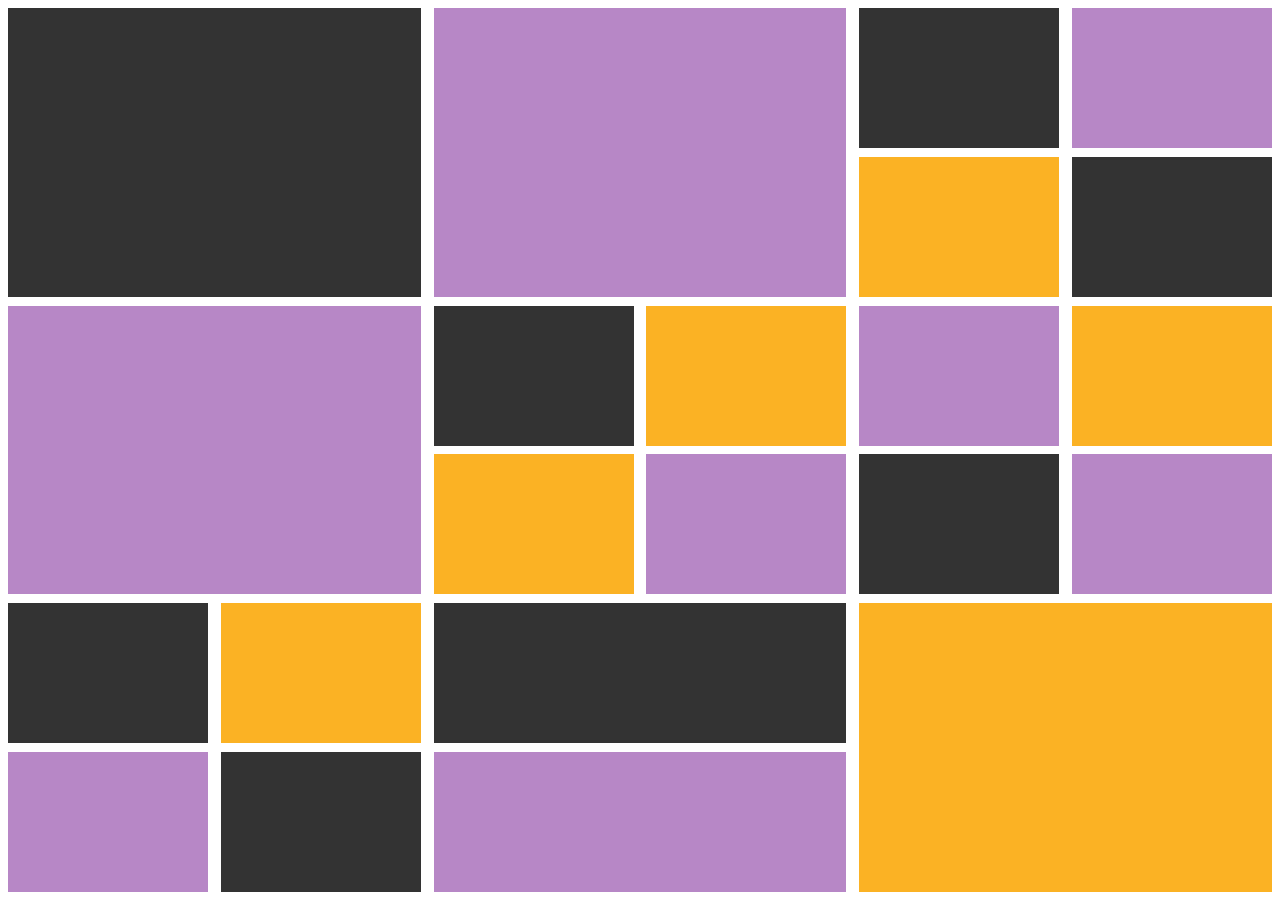
<file: lgarcia/index.html>
<html>
<style>
	.yellow {
		background-color: #FBB224;
	}
	.violet {
		background-color: #B787C6;
	}
	.grey {
		background-color: #333333;
	}
	.container {
		display: grid;
		border: 1px solid black;
		grid-template-columns: 1fr 1fr 1fr 1fr 1fr 1fr;
		grid-gap: 1%;
		border: none;
		height: 100%;
		grid-template-areas: 
			"square_one square_one square_two square_two square_three square_four"
			"square_one square_one square_two square_two square_five square_six"
			"square_seven square_seven square_eight square_nine square_ten square_eleven"
			"square_seven square_seven square_twelve square_thirteen square_fourteen square_fifteen"
			"square_sixteen square_seventeen square_eighteen square_eighteen square_nineteen square_nineteen"
			"square_twenty square_twenty_one square_twenty_two square_twenty_two square_nineteen square_nineteen"
	}
	.square_one {
		 grid-area: square_one;
	}
	.square_two {
		 grid-area: square_two;
	}
	.square_three {
		 grid-area: square_three;
	}
	.square_four {
		 grid-area: square_four;
	}
	.square_five {
		 grid-area: square_five;
	}
	.square_six {
		 grid-area: square_six;
	}
	.square_seven {
		 grid-area: square_seven;
	}
	.square_eight {
		 grid-area: square_eight;
	}
	.square_nine {
		 grid-area: square_nine;
	}
	.square_ten {
		 grid-area: square_ten;
	}
	.square_eleven {
		 grid-area: square_eleven;
	}
	.square_twelve {
		 grid-area: square_twelve;
	}
	.square_thirteen {
		 grid-area: square_thirteen;
	}
	.square_fourteen {
		 grid-area: square_fourteen;
	}
	.square_fifteen {
		 grid-area: square_fifteen;
	}
	.square_sixteen {
		 grid-area: square_sixteen;
	}
	.square_seventeen {
		 grid-area: square_seventeen;
	}
	.square_eighteen {
		 grid-area: square_eighteen;
	}
	.square_nineteen {
		 grid-area: square_nineteen;
	}
	.square_twenty {
		 grid-area: square_twenty;
	}
	.square_twenty_one {
		 grid-area: square_twenty_one;
	}
	.square_twenty_two {
		 grid-area: square_twenty_two;
	}
</style>
<body>
	<div class="container">
		<div class="square_one grey"></div>
		<div class="square_two violet"></div>
		<div class="square_three grey"></div>
		<div class="square_four violet"></div>
		<div class="square_five yellow"></div>
		<div class="square_six grey"></div>
		<div class="square_seven violet"></div>
		<div class="square_eight grey"></div>
		<div class="square_nine yellow"></div>
		<div class="square_ten violet"></div>
		<div class="square_eleven yellow"></div>
		<div class="square_twelve yellow"></div>
		<div class="square_thirteen violet"></div>
		<div class="square_fourteen grey"></div>
		<div class="square_fifteen violet"></div>
		<div class="square_sixteen grey"></div>
		<div class="square_seventeen yellow"></div>
		<div class="square_eighteen grey"></div>
		<div class="square_nineteen yellow"></div>
		<div class="square_twenty violet"></div>
		<div class="square_twenty_one grey"></div>
		<div class="square_twenty_two violet"></div>
	</div>
<body>
</html>
</file>
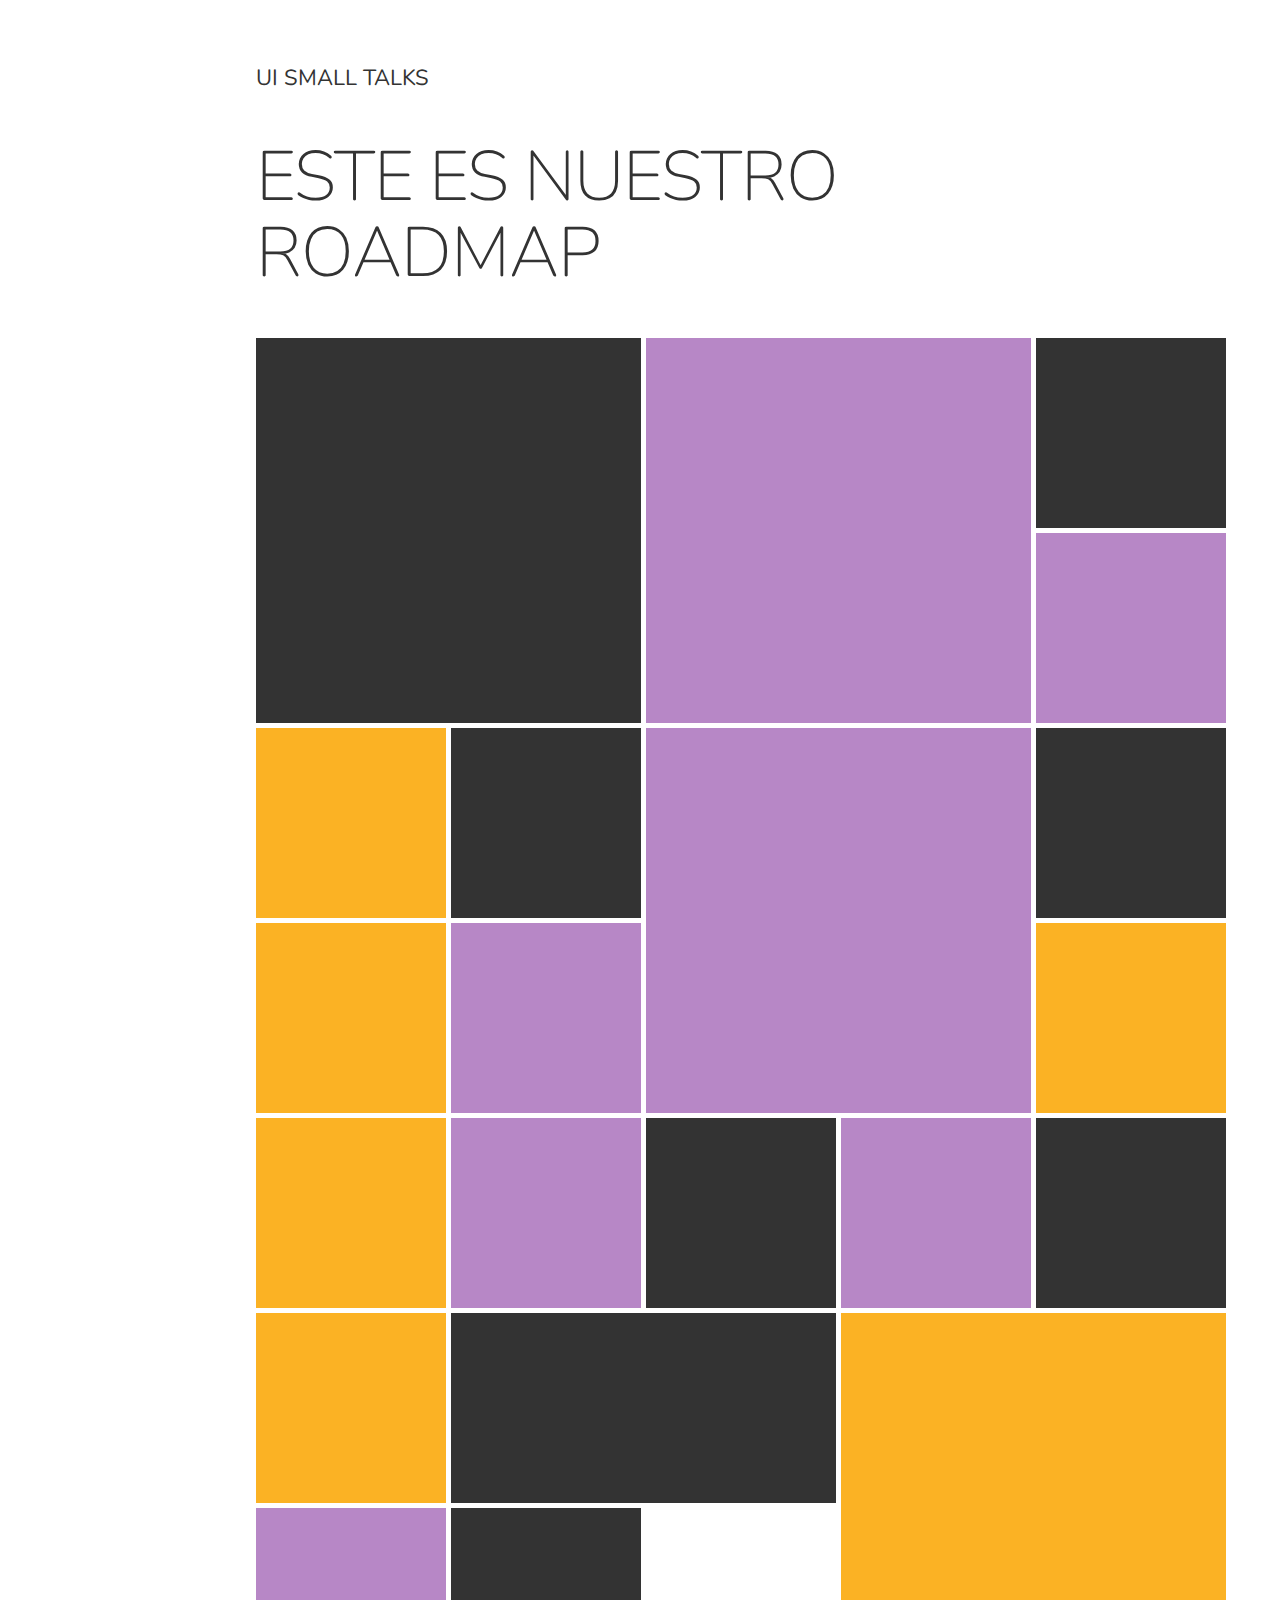
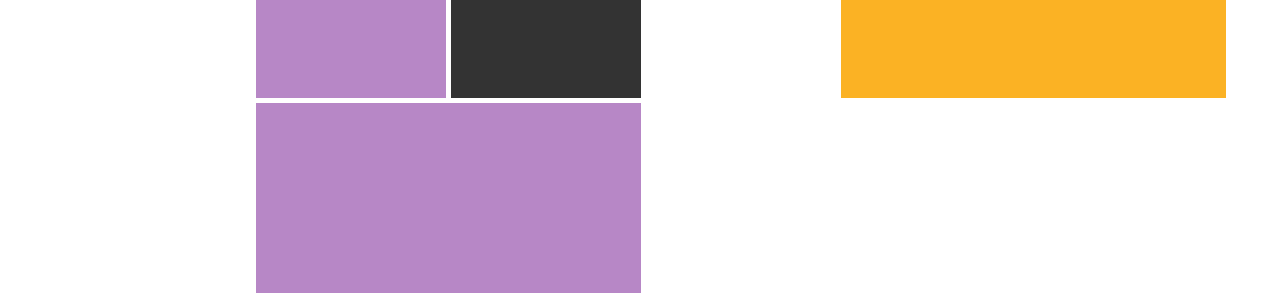
<file: flexvsgrid/lgarcia/index.html>
<html>
<head>
	<link href="https://fonts.googleapis.com/css?family=Nunito:200,300,400,700" rel="stylesheet">
	<style>
		.yellow {
			background-color: #FBB224;
		}
		.violet {
			background-color: #B787C6;
		}
		.grey {
			background-color: #333333;
		}
		.container {
			display: grid;
			border: 1px solid black;
			grid-template-columns: repeat(auto-fit, 190px);
			grid-auto-rows: 190px;
			grid-gap: 5px;
			border: none;
			box-sizing: border-box;
			max-width: 1250px;
		}
		.container > div {
			display: grid;
		}
		.big_square {
			grid-column: span 2;
			grid-row: span 2;
		}
		.rectangle {
			grid-column: span 2;
		}
		.hover-information:hover {
			opacity: 0.90;
		}
		.hover-information {
			background-color: #FFFFFF;
			margin: 10px;
			opacity: 0;
			transition: all ease 0.8s;
			padding-top: 15%;
			padding-left: 5%;
		}
		.big_square > .hover-information {
			padding-top: 25%;
			padding-left: 10%;
		}
		.rectangle > .hover-information {
			padding-top: 5%;
			padding-left: 5%;
		}
		body {
			margin: 5% 0 0 20%;
		}
		p {
			font-family: Nunito;
			font-size: 18px;
			color: #333333;
			letter-spacing: 0;
			line-height: 26px;
			font-weight: 400;
			margin: 0 0 5px 0;
		}
		button {
			width: 145px;
			height: 45px;
			background-color: transparent;
			border: 1px solid #333333;
			font-family: Nunito;
		}
		button:hover {
			background: rgba(51,51,51,0.20);
			transition: all ease 0.2s;
		}
		h1 {
			max-width: 620px;
			color: #333333;
			font-family: Nunito;
			font-size: 70px;
			font-weight: 200;
			letter-spacing: -1px;
			line-height: 76px;
		}
		h4 {
			font-family: Nunito;
			font-size: 30px;
			color: #333333;
			letter-spacing: 0;
			line-height: 36px;
			font-weight: 400;
			margin: 0 0 20px 0;
		}
		h5 {
			font-family: Nunito;
			font-size: 22px;
			color: #333333;
			letter-spacing: 0;
			line-height: 28px;
			font-weight: 400;
			margin: 0 0 5px 0;
		}
		@media only screen and (max-width: 1024px) {
			body {
				margin: 20px 10px;
			}
		}

	</style>
</head>
<body>
	<h5>UI SMALL TALKS</h5>
	<h1>ESTE ES NUESTRO ROADMAP</h1>
	<div class="container">
		<div class="big_square grey">
			<div class="hover-information">
				<h5>FLEX VS GRID</h5>
				<h4>20/09 - 4PM</h4>
				<button>AGENDALO AMEHO</button>
			</div>
		</div>
		<div class="big_square violet">
			<div class="hover-information">
				<h5>FLEX VS GRID</h5>
				<h4>20/09 - 4PM</h4>
				<button>AGENDALO AMEHO</button>
			</div>
		</div>
		<div class="grey">
			<div class="hover-information">
				<p>FLEX VS GRID</h5>
				<h5>20/09 - 4PM</h4>
				<button>AGENDALO AMEHO</button>
			</div>
		</div>
		<div class="violet">
			<div class="hover-information">
				<p>FLEX VS GRID</h5>
				<h5>20/09 - 4PM</h4>
				<button>AGENDALO AMEHO</button>
			</div>
		</div>
		<div class="yellow">
			<div class="hover-information">
				<p>FLEX VS GRID</h5>
				<h5>20/09 - 4PM</h4>
				<button>AGENDALO AMEHO</button>
			</div>
		</div>
		<div class="grey">
			<div class="hover-information">
				<p>FLEX VS GRID</h5>
				<h5>20/09 - 4PM</h4>
				<button>AGENDALO AMEHO</button>
			</div>
		</div>
		<div class="big_square violet">
			<div class="hover-information">
				<h5>FLEX VS GRID</h5>
				<h4>20/09 - 4PM</h4>
				<button>AGENDALO AMEHO</button>
			</div>
		</div>
		<div class="grey">
			<div class="hover-information">
				<p>FLEX VS GRID</h5>
				<h5>20/09 - 4PM</h4>
				<button>AGENDALO AMEHO</button>
			</div>
		</div>
		<div class="yellow">
			<div class="hover-information">
				<p>FLEX VS GRID</h5>
				<h5>20/09 - 4PM</h4>
				<button>AGENDALO AMEHO</button>
			</div>
		</div>
		<div class="violet">
			<div class="hover-information">
				<p>FLEX VS GRID</h5>
				<h5>20/09 - 4PM</h4>
				<button>AGENDALO AMEHO</button>
			</div>
		</div>
		<div class="yellow">
			<div class="hover-information">
				<p>FLEX VS GRID</h5>
				<h5>20/09 - 4PM</h4>
				<button>AGENDALO AMEHO</button>
			</div>
		</div>
		<div class="yellow">
			<div class="hover-information">
				<p>FLEX VS GRID</h5>
				<h5>20/09 - 4PM</h4>
				<button>AGENDALO AMEHO</button>
			</div>
		</div>
		<div class="violet">
			<div class="hover-information">
				<p>FLEX VS GRID</h5>
				<h5>20/09 - 4PM</h4>
				<button>AGENDALO AMEHO</button>
			</div>
		</div>
		<div class="grey">
			<div class="hover-information">
				<p>FLEX VS GRID</h5>
				<h5>20/09 - 4PM</h4>
				<button>AGENDALO AMEHO</button>
			</div>
		</div>
		<div class="violet">
			<div class="hover-information">
				<p>FLEX VS GRID</h5>
				<h5>20/09 - 4PM</h4>
				<button>AGENDALO AMEHO</button>
			</div>
		</div>
		<div class="grey">
			<div class="hover-information">
				<p>FLEX VS GRID</h5>
				<h5>20/09 - 4PM</h4>
				<button>AGENDALO AMEHO</button>
			</div>
		</div>
		<div class="yellow">
			<div class="hover-information">
				<p>FLEX VS GRID</h5>
				<h5>20/09 - 4PM</h4>
				<button>AGENDALO AMEHO</button>
			</div>
		</div>
		<div class="rectangle grey">
			<div class="hover-information">
				<p>FLEX VS GRID</h5>
				<h5>20/09 - 4PM</h4>
				<button>AGENDALO AMEHO</button>
			</div>
		</div>
		<div class="big_square yellow">
			<div class="hover-information">
				<h5>FLEX VS GRID</h5>
				<h4>20/09 - 4PM</h4>
				<button>AGENDALO AMEHO</button>
			</div>
		</div>
		<div class="violet">
			<div class="hover-information">
				<p>FLEX VS GRID</h5>
				<h5>20/09 - 4PM</h4>
				<button>AGENDALO AMEHO</button>
			</div>
		</div>
		<div class="grey">
			<div class="hover-information">
				<p>FLEX VS GRID</h5>
				<h5>20/09 - 4PM</h4>
				<button>AGENDALO AMEHO</button>
			</div>
		</div>
		<div class="rectangle violet">
			<div class="hover-information">
				<p>FLEX VS GRID</h5>
				<h5>20/09 - 4PM</h4>
				<button>AGENDALO AMEHO</button>
			</div>
		</div>
	</div>
<body>
</html>
</file>
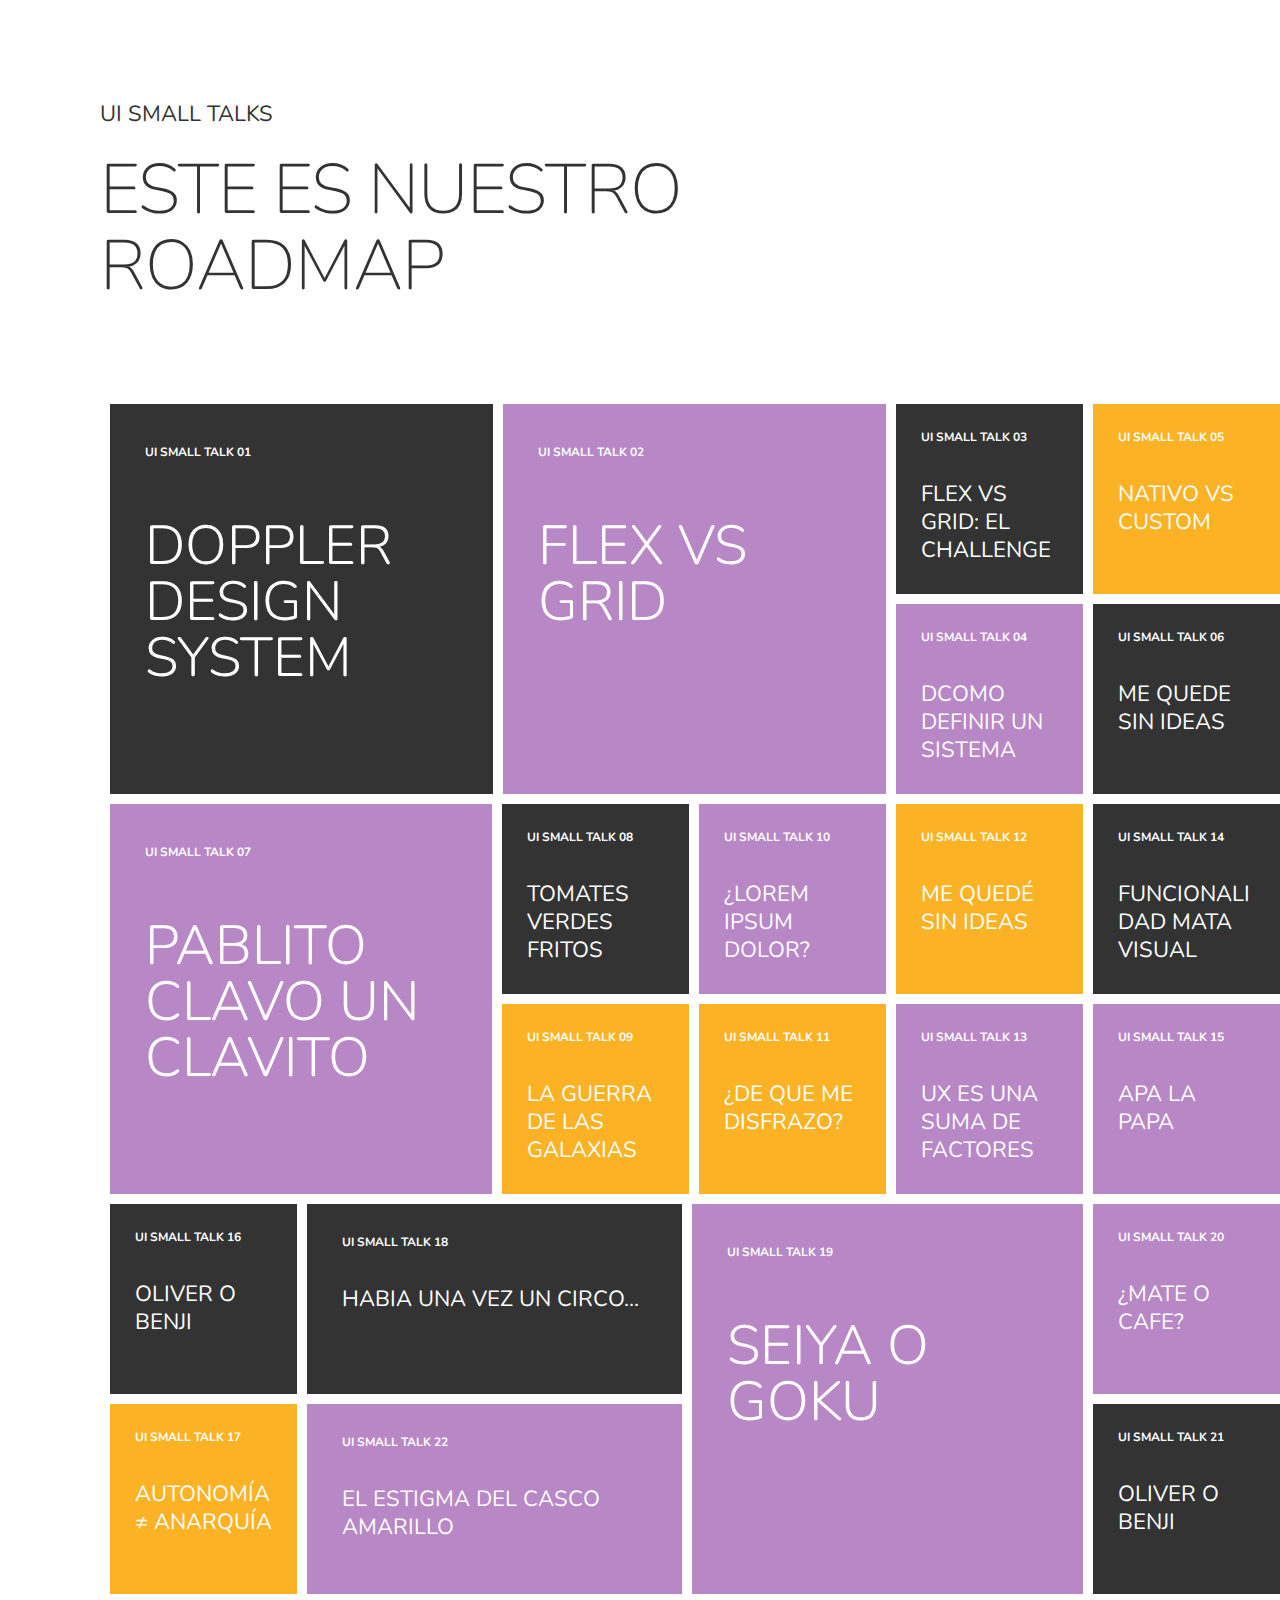
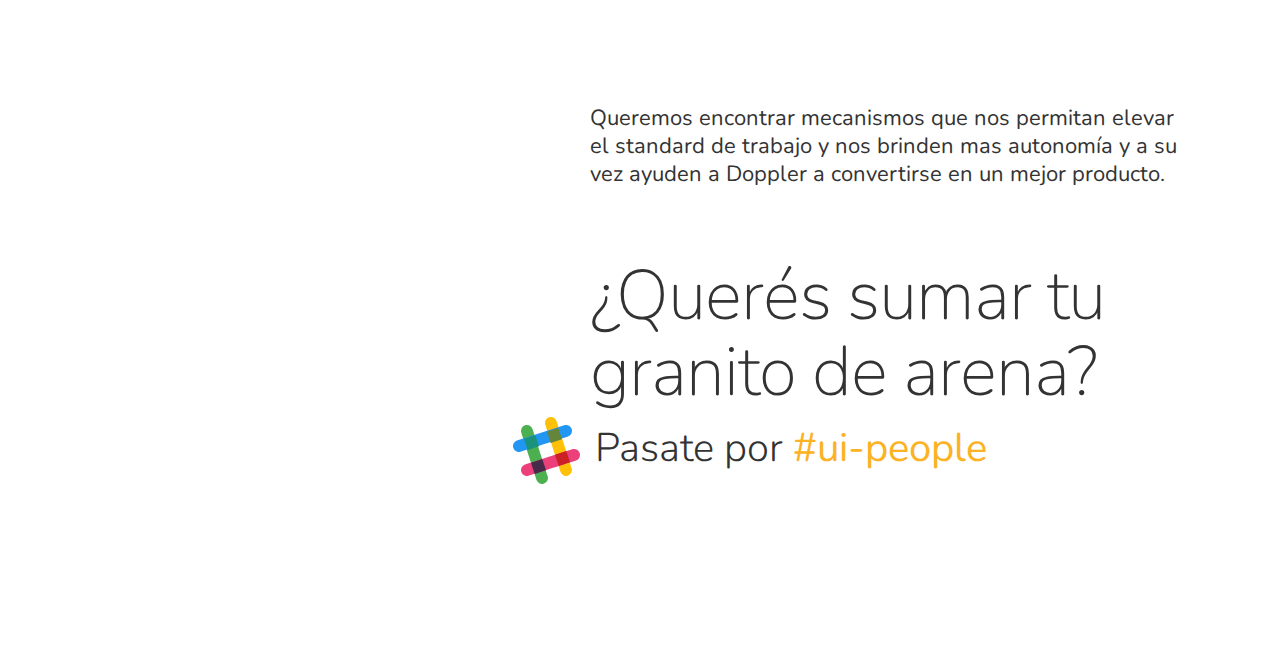
<file: mmassimino/flex.html>
<!doctype html>
<html>

<head>
<title>Flex Challenge</title>
<link rel="stylesheet" href="reset.css">
<link rel="stylesheet" href="flex.css">
<link href="https://fonts.googleapis.com/css?family=Nunito:200,300,400,700" rel="stylesheet">

</head>

<body>
<main>

<section>
    <article>
      <h5>UI SMALL TALKS</h5>
      <h1>ESTE ES NUESTRO ROADMAP</h1>
    </article>

    <div class="flex-calendar">

    <!-- first block-->
      <div class="big grey">
        <small>UI SMALL TALK 01</small>
        <h2>DOPPLER DESIGN SYSTEM</h2>
        <div class="schedule">
          <div>
            <h5>DOPPLER DESIGN SYSTEM</h5>
            <h4>20/09 - 4PM</h4>
            <button type="button">AGENDALO AMEHO!</button>
          </div>
        </div>
      </div>
      <div class="big violet">
        <small>UI SMALL TALK 02</small>
        <h2>FLEX VS GRID</h2>
        <div class="schedule">
            <div>
              <h5>FLEX VS GRID</h5>
              <h4>20/09 - 4PM</h4>
              <button type="button">AGENDALO AMEHO!</button>
            </div>
          </div>        
      </div>

    <div class="row">
      <div class="small grey">
        <small>UI SMALL TALK 03</small>
        <h5>FLEX VS GRID: EL CHALLENGE</h5>
        <div class="schedule">
            <div>
              <small>FLEX VS GRID: EL CHALLENGE</small>
              <p>20/09 - 4PM</p>
              <button type="button">AGENDALO</button>
            </div>
          </div>
      </div>
      <div class="small violet">
        <small>UI SMALL TALK 04</small>
        <h5>DCOMO DEFINIR UN SISTEMA</h5>
        <div class="schedule">
            <div>
              <small>COMO DEFINIR UN SISTEMA</small>
              <p>20/09 - 4PM</p>
              <button type="button">AGENDALO</button>
            </div>
          </div>
      </div>
    </div>

    <div class="row">
      <div class="small yellow">
        <small>UI SMALL TALK 05</small>
        <h5>NATIVO VS CUSTOM</h5>
        <div class="schedule">
            <div>
              <small>NATIVO VS CUSTOM</small>
              <p>20/09 - 4PM</p>
              <button type="button">AGENDALO</button>
            </div>
        </div>
      </div>      
      <div class="small grey">
        <small>UI SMALL TALK 06</small>
        <h5>ME QUEDE SIN IDEAS</h5>
        <div class="schedule">
            <div>
              <small>ME QUEDE SIN IDEAS</small>
              <p>20/09 - 4PM</p>
              <button type="button">AGENDALO</button>
            </div>
        </div>
      </div>
    </div>
      <!--end first-->

      <!-- second block-->
      <div class="big violet">
        <small>UI SMALL TALK 07</small>
        <h2>PABLITO CLAVO UN CLAVITO</h2>
        <div class="schedule">
          <div>
            <h5>PABLITO CLAVO UN CLAVITO</h5>
            <h4>20/09 - 4PM</h4>
            <button type="button">AGENDALO AMEHO!</button>
          </div>
        </div>
      </div>

    <div class="row">
      <div class="small grey">
        <small>UI SMALL TALK 08</small>
        <h5>TOMATES VERDES FRITOS</h5>
        <div class="schedule">
            <div>
              <small>TOMATES VERDES FRITOS</small>
              <p>20/09 - 4PM</p>
              <button type="button">AGENDALO</button>
            </div>
        </div>
      </div>
      <div class="small yellow">
        <small>UI SMALL TALK 09</small>
        <h5>LA GUERRA DE LAS GALAXIAS</h5>
        <div class="schedule">
            <div>
              <small>LA GUERRA DE LAS GALAXIAS</small>
              <p>20/09 - 4PM</p>
              <button type="button">AGENDALO</button>
            </div>
        </div>
      </div>
    </div>
    <div class="row">
      <div class="small violet">
        <small>UI SMALL TALK 10</small>
        <h5>¿LOREM IPSUM DOLOR?</h5>
        <div class="schedule">
            <div>
              <small>¿LOREM IPSUM DOLOR?</small>
              <p>20/09 - 4PM</p>
              <button type="button">AGENDALO</button>
            </div>
        </div>
      </div>
      <div class="small yellow">
        <small>UI SMALL TALK 11</small>
        <h5>¿DE QUE ME DISFRAZO?</h5>
        <div class="schedule">
            <div>
              <small>¿DE QUE ME DISFRAZO?</small>
              <p>20/09 - 4PM</p>
              <button type="button">AGENDALO</button>
            </div>
        </div>
      </div>
    </div>
    <div class="row">
      <div class="small yellow">
        <small>UI SMALL TALK 12</small>
        <h5>ME QUEDÉ SIN IDEAS</h5>
        <div class="schedule">
            <div>
              <small>ME QUEDÉ SIN IDEAS</small>
              <p>20/09 - 4PM</p>
              <button type="button">AGENDALO</button>
            </div>
        </div>
      </div>
      <div class="small violet">
        <small>UI SMALL TALK 13</small>
        <h5>UX ES UNA SUMA DE FACTORES</h5>
        <div class="schedule">
            <div>
              <small>UX ES UNA SUMA DE FACTORES</small>
              <p>20/09 - 4PM</p>
              <button type="button">AGENDALO</button>
            </div>
        </div>
      </div>
    </div>
    <div class="row">
      <div class="small grey">
        <small>UI SMALL TALK 14</small>
        <h5>FUNCIONALIDAD MATA VISUAL</h5>
        <div class="schedule">
            <div>
              <small>FUNCIONALIDAD MATA VISUAL</small>
              <p>20/09 - 4PM</p>
              <button type="button">AGENDALO</button>
            </div>
        </div>
      </div>
      <div class="small violet">
        <small>UI SMALL TALK 15</small>
        <h5>APA LA PAPA</h5>
        <div class="schedule">
            <div>
              <small>APA LA PAPA</small>
              <p>20/09 - 4PM</p>
              <button type="button">AGENDALO</button>
            </div>
        </div>
      </div>
    </div>
      <!--end first-->
      <!--therd block-->
    <div class="row">
      <div class="small grey">
        <small>UI SMALL TALK 16</small>
        <h5>OLIVER O BENJI</h5>
        <div class="schedule">
            <div>
              <small>OLIVER O BENJI</small>
              <p>20/09 - 4PM</p>
              <button type="button">AGENDALO</button>
            </div>
        </div>
      </div>
      <div class="small yellow">
        <small>UI SMALL TALK 17</small>
        <h5>AUTONOMÍA ≠ ANARQUÍA</h5>
        <div class="schedule">
            <div>
              <small>AUTONOMÍA ≠ ANARQUÍA</small>
              <p>20/09 - 4PM</p>
              <button type="button">AGENDALO</button>
            </div>
        </div>
      </div>
    </div>
    <div class="row">
      <div class="medium grey">
        <small>UI SMALL TALK 18</small>
        <h5>HABIA UNA VEZ UN CIRCO...</h5>
        <div class="schedule">
            <div>
              <small>HABIA UNA VEZ UN CIRCO...</small>
              <p>20/09 - 4PM</p>
              <button type="button">AGENDALO</button>
            </div>
        </div>
      </div>
        <div class="medium violet">
        <small>UI SMALL TALK 22</small>
        <h5>EL ESTIGMA DEL CASCO AMARILLO</h5>
        <div class="schedule">
            <div>
              <small>EL ESTIGMA DEL CASCO AMARILLO</small>
              <p>20/09 - 4PM</p>
              <button type="button">AGENDALO</button>
            </div>
        </div>
      </div>
      </div>
      <div class="big violet">
        <small>UI SMALL TALK 19</small>
        <h2>SEIYA O GOKU</h2>
        <div class="schedule">
          <div>
            <h5>SEIYA O GOKU</h5>
            <h4>20/09 - 4PM</h4>
            <button type="button">AGENDALO AMEHO!</button>
          </div>
        </div>
      </div>
    <div class="row">
      <div class="small violet">
        <small>UI SMALL TALK 20</small>
        <h5>¿MATE O CAFE?</h5>
        <div class="schedule">
            <div>
              <small>¿LOREM IPSUM DOLOR?</small>
              <p>20/09 - 4PM</p>
              <button type="button">AGENDALO</button>
            </div>
        </div>
      </div>
      <div class="small grey">
        <small>UI SMALL TALK 21</small>
        <h5>OLIVER O BENJI</h5>
        <div class="schedule">
            <div>
              <small>OLIVER O BENJI</small>
              <p>20/09 - 4PM</p>
              <button type="button">AGENDALO</button>
            </div>
        </div>
      </div>
    </div>
</section>
<section class="flex-footer">
<div  class="slack"><img src="slack.svg"></div>
  <div class="footer-content">    
    <h5>Queremos encontrar mecanismos que nos permitan elevar el standard de trabajo y nos brinden mas autonomía y a su vez ayuden a Doppler a convertirse en un mejor producto.</h5>
    <h1>¿Querés sumar tu granito de arena?</h1> 
    <h3>Pasate por <a href="#">#ui-people</a></h3>
  </div>

</section>

</main>
</body>
</file>
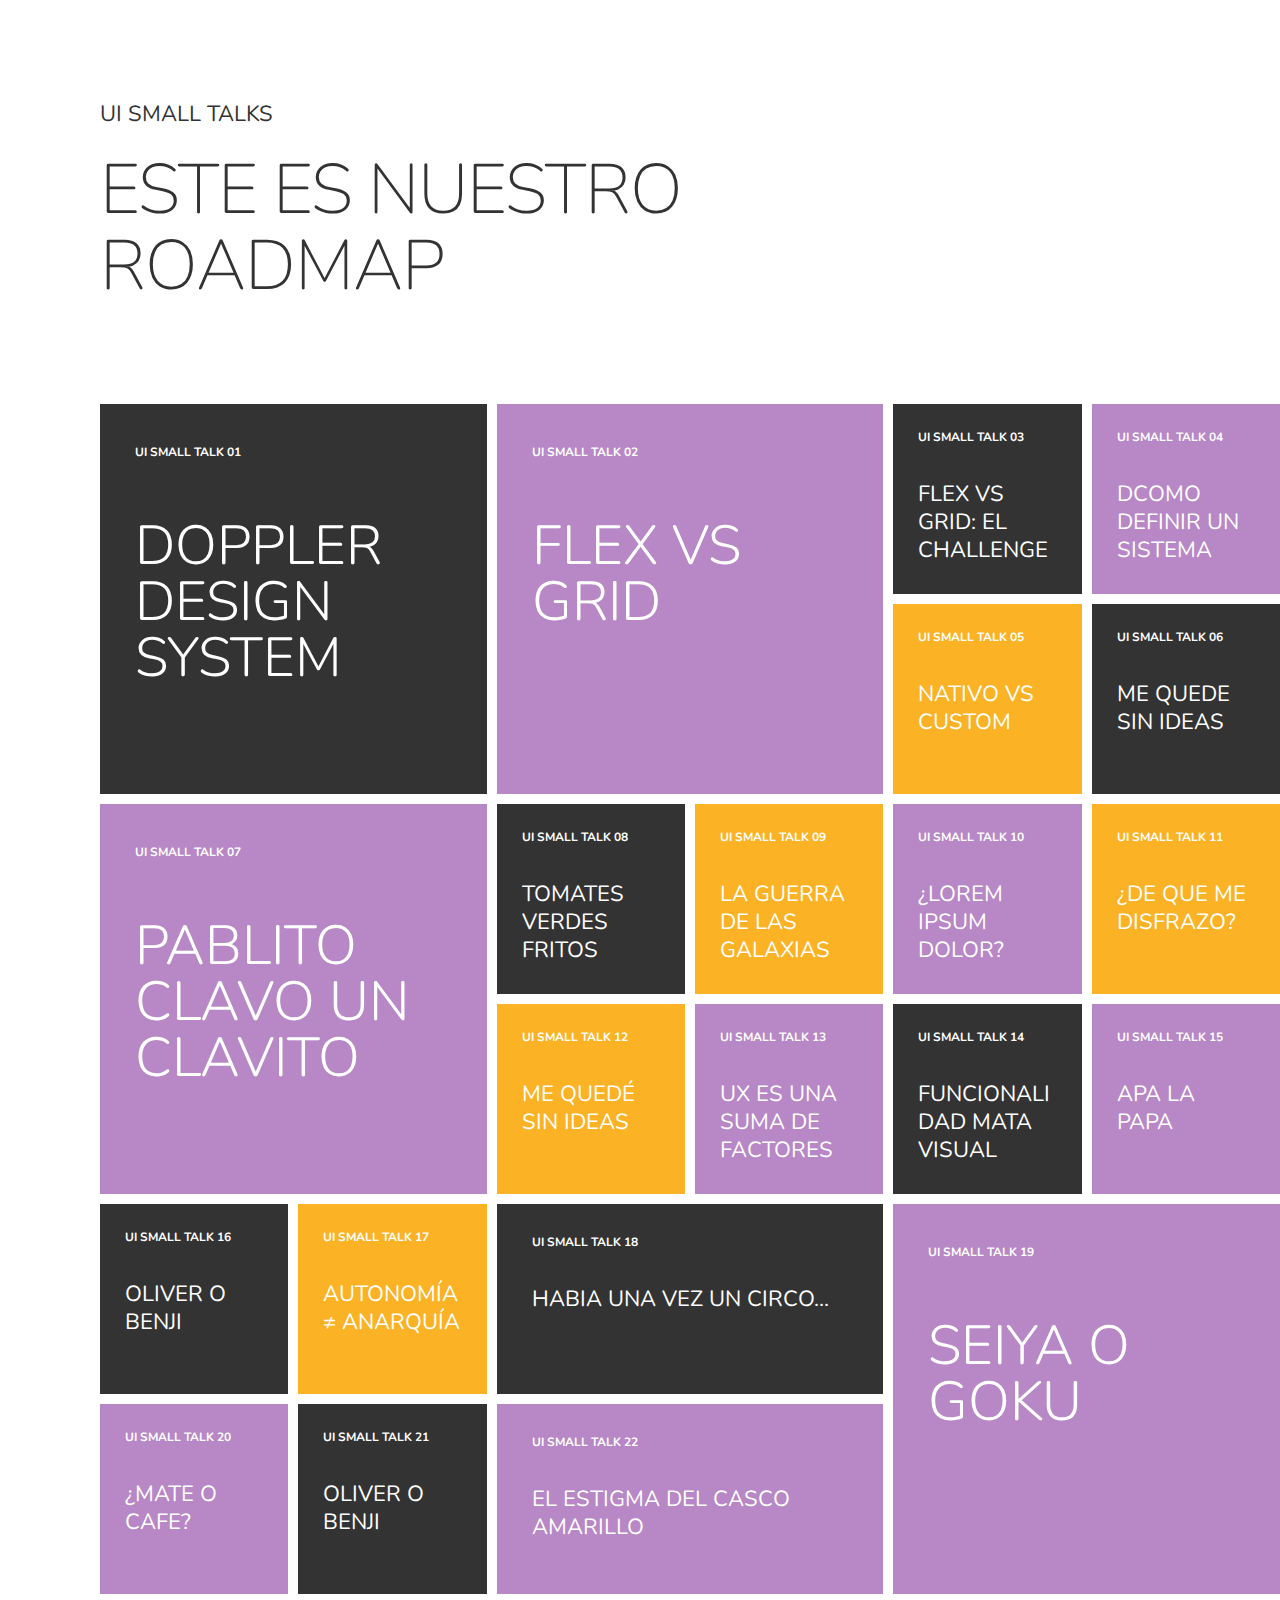
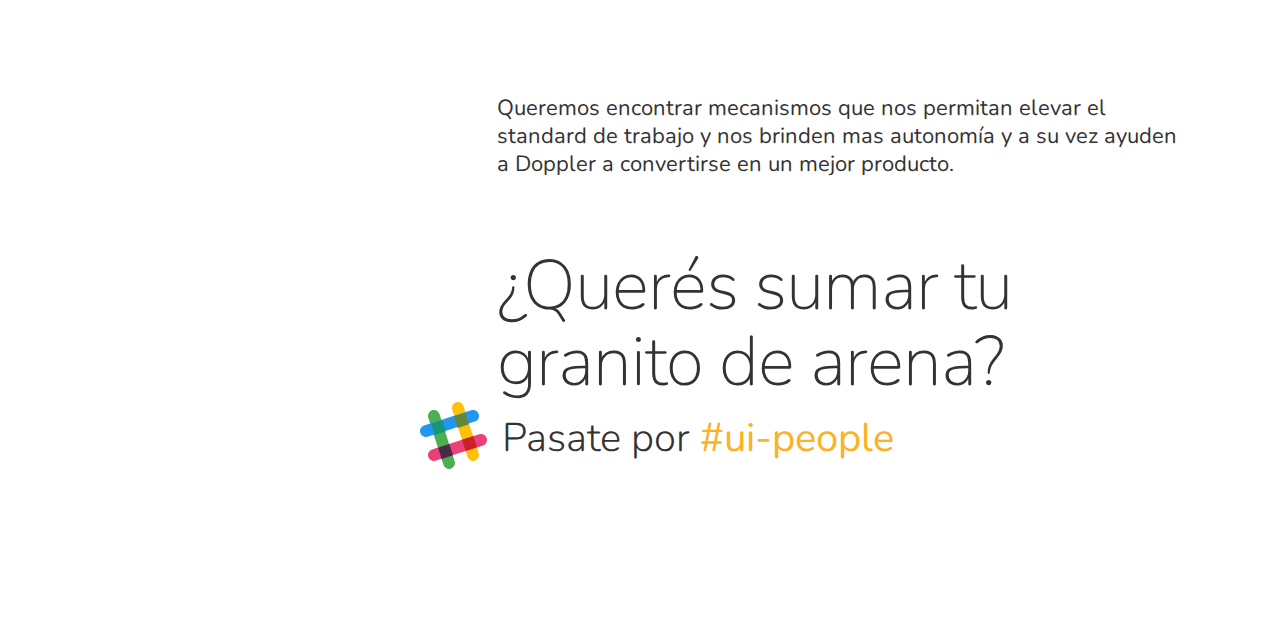
<file: mmassimino/grid.html>
<!doctype html>
<html>

<head>
<title>Grid Challenge</title>
<link rel="stylesheet" href="reset.css">
<link rel="stylesheet" href="grid.css">
<link href="https://fonts.googleapis.com/css?family=Nunito:200,300,400,700" rel="stylesheet">

</head>

<body>
<main>

<section>
    <article>
      <h5>UI SMALL TALKS</h5>
      <h1>ESTE ES NUESTRO ROADMAP</h1>
    </article>

    <div class="grid-calendar">

    <!-- first block-->
      <div class="big grey">
        <small>UI SMALL TALK 01</small>
        <h2>DOPPLER DESIGN SYSTEM</h2>
        <div class="schedule">
          <div>
            <h5>DOPPLER DESIGN SYSTEM</h5>
            <h4>20/09 - 4PM</h4>
            <button type="button">AGENDALO AMEHO!</button>
          </div>
        </div>
      </div>
      <div class="big violet">
        <small>UI SMALL TALK 02</small>
        <h2>FLEX VS GRID</h2>
        <div class="schedule">
            <div>
              <h5>FLEX VS GRID</h5>
              <h4>20/09 - 4PM</h4>
              <button type="button">AGENDALO AMEHO!</button>
            </div>
          </div>        
      </div>
      <div class="small grey">
        <small>UI SMALL TALK 03</small>
        <h5>FLEX VS GRID: EL CHALLENGE</h5>
        <div class="schedule">
            <div>
              <small>FLEX VS GRID: EL CHALLENGE</small>
              <p>20/09 - 4PM</p>
              <button type="button">AGENDALO</button>
            </div>
          </div>
      </div>
      <div class="small violet">
        <small>UI SMALL TALK 04</small>
        <h5>DCOMO DEFINIR UN SISTEMA</h5>
        <div class="schedule">
            <div>
              <small>COMO DEFINIR UN SISTEMA</small>
              <p>20/09 - 4PM</p>
              <button type="button">AGENDALO</button>
            </div>
          </div>
      </div> 
      <div class="small yellow">
        <small>UI SMALL TALK 05</small>
        <h5>NATIVO VS CUSTOM</h5>
        <div class="schedule">
            <div>
              <small>NATIVO VS CUSTOM</small>
              <p>20/09 - 4PM</p>
              <button type="button">AGENDALO</button>
            </div>
        </div>
      </div>      
      <div class="small grey">
        <small>UI SMALL TALK 06</small>
        <h5>ME QUEDE SIN IDEAS</h5>
        <div class="schedule">
            <div>
              <small>ME QUEDE SIN IDEAS</small>
              <p>20/09 - 4PM</p>
              <button type="button">AGENDALO</button>
            </div>
        </div>
      </div>
      <!--end first-->

      <!-- second block-->
      <div class="big violet">
        <small>UI SMALL TALK 07</small>
        <h2>PABLITO CLAVO UN CLAVITO</h2>
        <div class="schedule">
          <div>
            <h5>PABLITO CLAVO UN CLAVITO</h5>
            <h4>20/09 - 4PM</h4>
            <button type="button">AGENDALO AMEHO!</button>
          </div>
        </div>
      </div>
      <div class="small grey">
        <small>UI SMALL TALK 08</small>
        <h5>TOMATES VERDES FRITOS</h5>
        <div class="schedule">
            <div>
              <small>TOMATES VERDES FRITOS</small>
              <p>20/09 - 4PM</p>
              <button type="button">AGENDALO</button>
            </div>
        </div>
      </div>
      <div class="small yellow">
        <small>UI SMALL TALK 09</small>
        <h5>LA GUERRA DE LAS GALAXIAS</h5>
        <div class="schedule">
            <div>
              <small>LA GUERRA DE LAS GALAXIAS</small>
              <p>20/09 - 4PM</p>
              <button type="button">AGENDALO</button>
            </div>
        </div>
      </div>
      <div class="small violet">
        <small>UI SMALL TALK 10</small>
        <h5>¿LOREM IPSUM DOLOR?</h5>
        <div class="schedule">
            <div>
              <small>¿LOREM IPSUM DOLOR?</small>
              <p>20/09 - 4PM</p>
              <button type="button">AGENDALO</button>
            </div>
        </div>
      </div>
      <div class="small yellow">
        <small>UI SMALL TALK 11</small>
        <h5>¿DE QUE ME DISFRAZO?</h5>
        <div class="schedule">
            <div>
              <small>¿DE QUE ME DISFRAZO?</small>
              <p>20/09 - 4PM</p>
              <button type="button">AGENDALO</button>
            </div>
        </div>
      </div>
      <div class="small yellow">
        <small>UI SMALL TALK 12</small>
        <h5>ME QUEDÉ SIN IDEAS</h5>
        <div class="schedule">
            <div>
              <small>ME QUEDÉ SIN IDEAS</small>
              <p>20/09 - 4PM</p>
              <button type="button">AGENDALO</button>
            </div>
        </div>
      </div>
      <div class="small violet">
        <small>UI SMALL TALK 13</small>
        <h5>UX ES UNA SUMA DE FACTORES</h5>
        <div class="schedule">
            <div>
              <small>UX ES UNA SUMA DE FACTORES</small>
              <p>20/09 - 4PM</p>
              <button type="button">AGENDALO</button>
            </div>
        </div>
      </div>
      <div class="small grey">
        <small>UI SMALL TALK 14</small>
        <h5>FUNCIONALIDAD MATA VISUAL</h5>
        <div class="schedule">
            <div>
              <small>FUNCIONALIDAD MATA VISUAL</small>
              <p>20/09 - 4PM</p>
              <button type="button">AGENDALO</button>
            </div>
        </div>
      </div>
      <div class="small violet">
        <small>UI SMALL TALK 15</small>
        <h5>APA LA PAPA</h5>
        <div class="schedule">
            <div>
              <small>APA LA PAPA</small>
              <p>20/09 - 4PM</p>
              <button type="button">AGENDALO</button>
            </div>
        </div>
      </div>
      <!--end first-->
      <!--therd block-->
      <div class="small grey">
        <small>UI SMALL TALK 16</small>
        <h5>OLIVER O BENJI</h5>
        <div class="schedule">
            <div>
              <small>OLIVER O BENJI</small>
              <p>20/09 - 4PM</p>
              <button type="button">AGENDALO</button>
            </div>
        </div>
      </div>
      <div class="small yellow">
        <small>UI SMALL TALK 17</small>
        <h5>AUTONOMÍA ≠ ANARQUÍA</h5>
        <div class="schedule">
            <div>
              <small>AUTONOMÍA ≠ ANARQUÍA</small>
              <p>20/09 - 4PM</p>
              <button type="button">AGENDALO</button>
            </div>
        </div>
      </div>
      <div class="medium grey">
        <small>UI SMALL TALK 18</small>
        <h5>HABIA UNA VEZ UN CIRCO...</h5>
        <div class="schedule">
            <div>
              <small>HABIA UNA VEZ UN CIRCO...</small>
              <p>20/09 - 4PM</p>
              <button type="button">AGENDALO</button>
            </div>
        </div>
      </div>
      <div class="big violet">
        <small>UI SMALL TALK 19</small>
        <h2>SEIYA O GOKU</h2>
        <div class="schedule">
          <div>
            <h5>SEIYA O GOKU</h5>
            <h4>20/09 - 4PM</h4>
            <button type="button">AGENDALO AMEHO!</button>
          </div>
        </div>
      </div>
      <div class="small violet">
        <small>UI SMALL TALK 20</small>
        <h5>¿MATE O CAFE?</h5>
        <div class="schedule">
            <div>
              <small>¿LOREM IPSUM DOLOR?</small>
              <p>20/09 - 4PM</p>
              <button type="button">AGENDALO</button>
            </div>
        </div>
      </div>
      <div class="small grey">
        <small>UI SMALL TALK 21</small>
        <h5>OLIVER O BENJI</h5>
        <div class="schedule">
            <div>
              <small>OLIVER O BENJI</small>
              <p>20/09 - 4PM</p>
              <button type="button">AGENDALO</button>
            </div>
        </div>
      </div>
      <div class="medium violet">
        <small>UI SMALL TALK 22</small>
        <h5>EL ESTIGMA DEL CASCO AMARILLO</h5>
        <div class="schedule">
            <div>
              <small>EL ESTIGMA DEL CASCO AMARILLO</small>
              <p>20/09 - 4PM</p>
              <button type="button">AGENDALO</button>
            </div>
        </div>
      </div>
</section>
<section class="grid-footer">
<div  class="slack"><img src="slack.svg"></div>
  <div class="footer-content">    
    <h5>Queremos encontrar mecanismos que nos permitan elevar el standard de trabajo y nos brinden mas autonomía y a su vez ayuden a Doppler a convertirse en un mejor producto.</h5>
    <h1>¿Querés sumar tu granito de arena?</h1> 
    <h3>Pasate por <a href="#">#ui-people</a></h3>
  </div>

</section>

</main>
</body>
</file>
<file: mmassimino/flex.css>
*{
    box-sizing: border-box;
}
body{
    font-family: 'Nunito', Arial,Helvetica,sans-serif;
    font-size: 18px;
    line-height: 26px;
    color: #333333;
}
/* STRUCTURE */
main{
    padding: 100px 0 0 100px;
}

section{
    max-width: 1280px;
    width: 100%;
    margin: 0 auto;
}
article{
    padding-bottom: 100px;
    max-width: 620px;
}
article h5{
    padding-bottom: 24px;
}
.row{
    max-width: 100%;
}
.row-medium{
    max-width: 100%;
}
.flex-calendar{
    display: flex;
    height: 100%;
    flex-flow: wrap;
}
.big{
    padding: 40px 35px;
    height: 390px;
    min-width: 375px;
    width: 30%;
    margin: 0 0 10px 10px;
    flex-grow: 100;
    position: relative;
}
.big small{
    margin-bottom: 58px;
}
.medium{
    padding: 30px 35px;
    max-width: 375px;
    width: 100%;
    height: 190px;
    margin: 0 0 10px 10px;
    flex-grow: 100;
    position: relative;
}
.small{
    padding: 25px;
    max-width: 187px;
    width: 100%;
    height: 190px;
    margin: 0 0 10px 10px;
    position: relative;
}
.medium small, .small small{
    margin-bottom: 35px;
}
.medium h5, .small h5{
    color: #ffffff;
}
.flex-footer{
    padding: 100px 0 160px; 
    display: flex;
    justify-content: flex-end;
}
.footer-content{
    max-width: 690px;
    padding-right: 100px;
}
.footer-content h5{
    padding-bottom: 70px; 
}
.footer-content h3{
    padding: 15px 5px 20px; 
}
.slack{
    align-self: flex-end;
    padding-right: 10px;
}
/* HEADINGS */
h1, h2, h3, h4, h5, p, small{    
    -webkit-font-smoothing: antialiased;
    -moz-osx-font-smoothing: grayscale;
    word-break: break-word;
}

h1{
    font-family: 'Nunito';
    font-size: 70px;
    color: #333333;
    letter-spacing: -1px;
    line-height: 76px;
    font-weight: 200;
}
h2{
    font-family: 'Nunito';
    font-size: 55px;
    color: #FFFFFF;
    letter-spacing: 0;
    line-height: 56px;
    font-weight: 300;
}
h3{
    font-family: 'Nunito';
    font-size: 40px;
    color: #333333;
    letter-spacing: 0;
    line-height: 46px;
    font-weight: 300;
}
h4{
    font-family: 'Nunito';
    font-size: 30px;
    color: #333333;
    letter-spacing: 0;
    line-height: 36px;
    font-weight: 400;
}
h5{
    font-family: 'Nunito';
    font-size: 22px;
    color: #333333;
    letter-spacing: 0;
    line-height: 28px;
    font-weight: 400;
}
p{
    font-family: 'Nunito';
    font-size: 18px;
    color: #333333;
    letter-spacing: 0;
    line-height: 26px;
    font-weight: 400;
}
small{
    font-family: 'Nunito';
    font-size: 12px;
    color: #ffffff;
    letter-spacing: 0;
    line-height: 16px;
    font-weight: 700;
    display: block;
}
a {
    color: #FBB224;
    text-decoration: none;
}
a:hover{
    color: #E58900;
}
/* BACKGROUNDS COLORS*/
.yellow{
    background-color: #FBB224;
}
.violet{
    background-color: #B787C6;
}
.grey{
    background-color: #333333;
}
/* BOX - SCHEDULE HOVER*/
.big:hover .schedule, .medium:hover .schedule, .small:hover .schedule{
    position: absolute;
    top: 10px;
    left: 10px;
    bottom: 10px;
    right: 10px;
    display: flex;
}
.schedule{
    display: none;
    background: rgba(255,255,255,0.95);
    min-height: 90%;
    align-items: center;    
    padding: 0 7%;
}
.schedule small{
    color: #333333;
    margin: 0;
}
button {
    font-family: 'Nunito';
    font-size: 12px;
    line-height: 12px;
    font-weight: 700;
    color: #333333;
    padding: 14px;
    border: 1px solid #333333;
    cursor: pointer;
    margin-top: 24px;
}
button:hover{
    background: rgba(51,51,51,0.20); 
}

@media only screen and (max-width: 1024px) {
    .row{
        display: flex;
        flex-grow: 1;
    }
    .medium{
        max-width: none;
        width: 100%  
    }
    .small{
    max-width: none;
    width: 100%
    }
    .flex-footer {
    justify-content: flex-start; 
    }
@media only screen and (max-width: 768px) {
    .slack{
    display: none;
    }
}
</file>
<file: mmassimino/grid.css>
body{
    font-family: 'Nunito', Arial,Helvetica,sans-serif;
    font-size: 18px;
    line-height: 26px;
    color: #333333;
}
/* STRUCTURE */
main{
    padding: 100px 0 0 100px;
}

section{
    max-width: 1280px;
    width: 100%;
    margin: 0 auto;
}
article{
    padding-bottom: 100px;
    max-width: 620px;
}
article h5{
    padding-bottom: 24px;
}
.grid-calendar{
    display: grid;
    grid-gap: 10px;
    grid-template-columns: repeat(auto-fit, minmax(185px, 1fr));
    grid-auto-rows: 190px;
    grid-auto-flow: dense;
}
.big{
    padding: 40px 35px;
    grid-column: span 2;
    grid-row: span 2;
    position: relative;
}
.big small{
    margin-bottom: 58px;
}
.medium{
    padding: 30px 35px;
    grid-column: span 2;
    position: relative;
}
.small{
    padding: 25px;
    grid-row: span 1;
    position: relative;
}
.medium small, .small small{
    margin-bottom: 35px;
}
.medium h5, .small h5{
    color: #ffffff;
}
.grid-footer{
    padding: 100px 0 160px; 
    display: grid;
    grid-gap: 10px;
    grid-template-columns: repeat(auto-fit, minmax(185px, 1fr));
    justify-content: center;
}
.footer-content{
    padding-right: 100px;
    justify-self: start;
    grid-column: span 2;
}
.footer-content h5{
    padding-bottom: 70px; 
}
.footer-content h3{
    padding: 15px 5px; 
}
.slack{
    justify-self: end;
    grid-column: span 1;
    align-self: end;
}
/* HEADINGS */
h1, h2, h3, h4, h5, p, small{    
    -webkit-font-smoothing: antialiased;
    -moz-osx-font-smoothing: grayscale;
    word-break: break-word;
}

h1{
    font-family: 'Nunito';
    font-size: 70px;
    color: #333333;
    letter-spacing: -1px;
    line-height: 76px;
    font-weight: 200;
}
h2{
    font-family: 'Nunito';
    font-size: 55px;
    color: #FFFFFF;
    letter-spacing: 0;
    line-height: 56px;
    font-weight: 300;
}
h3{
    font-family: 'Nunito';
    font-size: 40px;
    color: #333333;
    letter-spacing: 0;
    line-height: 46px;
    font-weight: 300;
}
h4{
    font-family: 'Nunito';
    font-size: 30px;
    color: #333333;
    letter-spacing: 0;
    line-height: 36px;
    font-weight: 400;
}
h5{
    font-family: 'Nunito';
    font-size: 22px;
    color: #333333;
    letter-spacing: 0;
    line-height: 28px;
    font-weight: 400;
}
p{
    font-family: 'Nunito';
    font-size: 18px;
    color: #333333;
    letter-spacing: 0;
    line-height: 26px;
    font-weight: 400;
}
small{
    font-family: 'Nunito';
    font-size: 12px;
    color: #ffffff;
    letter-spacing: 0;
    line-height: 16px;
    font-weight: 700;
    display: block;
}
a {
    color: #FBB224;
    text-decoration: none;
}
a:hover{
    color: #E58900;
}
/* BACKGROUNDS COLORS*/
.yellow{
    background-color: #FBB224;
}
.violet{
    background-color: #B787C6;
}
.grey{
    background-color: #333333;
}
/* BOX - SCHEDULE HOVER*/
.big:hover .schedule, .medium:hover .schedule, .small:hover .schedule{
    position: absolute;
    top: 10px;
    left: 10px;
    bottom: 10px;
    right: 10px;
    display: grid;
}
.schedule{
    display: none;
    background: rgba(255,255,255,0.95);
    min-height: 90%;
    align-items: center;    
    padding: 0 7%;
}
.schedule small{
    color: #333333;
    margin: 0;
}
button {
    font-family: 'Nunito';
    font-size: 12px;
    line-height: 12px;
    font-weight: 700;
    color: #333333;
    padding: 14px;
    border: 1px solid #333333;
    cursor: pointer;
    margin-top: 24px;
}
button:hover{
    background: rgba(51,51,51,0.20); 
}

@media only screen and (max-width: 1270px) {
    .medium{
    grid-column: span 1;
    }
    .footer-content{
        max-width: 700px;
    }
    .slack{
    display: none;
    }
}
</file>
